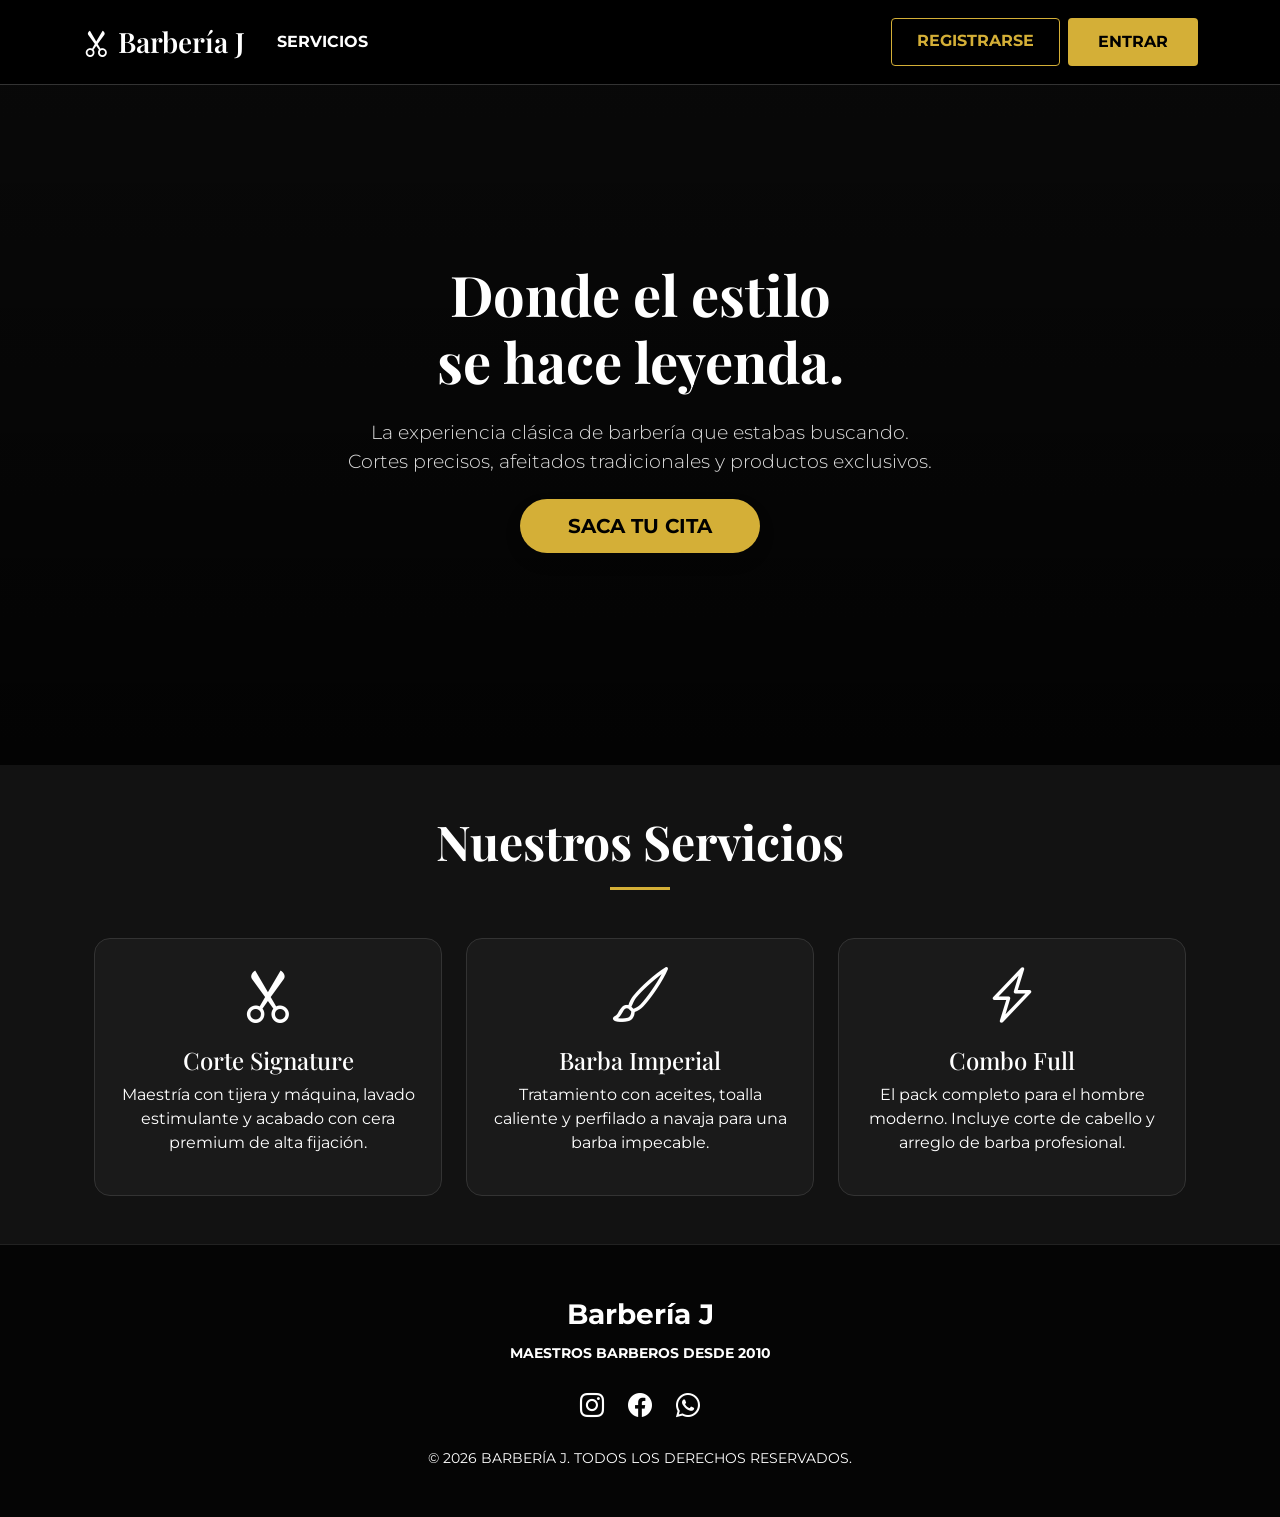
<file: target/classes/static/index.html>
<!DOCTYPE html>
<html lang="es">
<head>
    <meta charset="UTF-8">
    <meta name="viewport" content="width=device-width, initial-scale=1.0">
    <title>Barbería J | Estilo y Tradición</title>

    <link href="https://fonts.googleapis.com/css2?family=Montserrat:wght@300;400;700&family=Playfair+Display:ital,wght@0,700;1,700&display=swap" rel="stylesheet">
    <link href="https://cdn.jsdelivr.net/npm/bootstrap@5.3.2/dist/css/bootstrap.min.css" rel="stylesheet">
    <link rel="stylesheet" href="https://cdn.jsdelivr.net/npm/bootstrap-icons@1.11.1/font/bootstrap-icons.css">
    <link rel="stylesheet" href="css/style.css">
</head>
<body class="index-page">

<nav class="navbar navbar-expand-lg navbar-dark fixed-top py-3" style="background-color: rgba(18, 18, 18, 0.95); border-bottom: 1px solid #333;">
    <div class="container">
        <a class="navbar-brand fs-3 text-gold m-0" href="index.html">
            <i class="bi bi-scissors me-2"></i>Barbería J
        </a>

        <button class="navbar-toggler border-0 shadow-none" type="button" data-bs-toggle="collapse" data-bs-target="#navbarLanding" aria-controls="navbarLanding" aria-expanded="false" aria-label="Toggle navigation">
            <span class="navbar-toggler-icon"></span>
        </button>

        <div class="collapse navbar-collapse mt-3 mt-lg-0" id="navbarLanding">
            <ul class="navbar-nav me-auto mb-2 mb-lg-0 ms-lg-4">
                <li class="nav-item">
                    <a class="nav-link text-white fw-bold" href="#servicios">SERVICIOS</a>
                </li>
            </ul>
            <div class="d-flex flex-column flex-lg-row gap-2">
                <a href="registro.html" class="btn btn-outline-gold w-100 w-lg-auto">REGISTRARSE</a>
                <a href="login.html" class="btn btn-gold w-100 w-lg-auto">ENTRAR</a>
            </div>
        </div>
    </div>
</nav>

<header class="hero d-flex align-items-center justify-content-center text-center pt-5">
    <div class="container px-4">
        <h1 class="fw-bold display-4 display-md-3">Donde el estilo <br><span class="text-gold">se hace leyenda.</span></h1>
        <p class="lead text-white mb-4 mx-auto" style="max-width: 600px;">La experiencia clásica de barbería que estabas buscando. Cortes precisos, afeitados tradicionales y productos exclusivos.</p>
        <a href="login.html" class="btn btn-gold btn-lg px-5 rounded-pill shadow">Saca tu Cita</a>
    </div>
</header>

<section id="servicios" class="section-padding py-5">
    <div class="container px-4">
        <div class="text-center mb-5">
            <h2 class="display-5 fw-bold mb-3 text-white">Nuestros <span class="text-gold">Servicios</span></h2>
            <div class="mx-auto" style="height: 3px; width: 60px; background-color: #d4af37;"></div>
        </div>

        <div class="row g-4">
            <div class="col-12 col-md-4">
                <div class="service-card text-center p-4 rounded-4" style="background-color: #1a1a1a; border: 1px solid #333; height: 100%;">
                    <i class="bi bi-scissors text-gold display-4 mb-3 d-block"></i>
                    <h3 class="h4 text-white">Corte Signature</h3>
                    <p class="text-white">Maestría con tijera y máquina, lavado estimulante y acabado con cera premium de alta fijación.</p>
                </div>
            </div>
            <div class="col-12 col-md-4">
                <div class="service-card text-center p-4 rounded-4" style="background-color: #1a1a1a; border: 1px solid #333; height: 100%;">
                    <i class="bi bi-brush text-gold display-4 mb-3 d-block"></i>
                    <h3 class="h4 text-white">Barba Imperial</h3>
                    <p class="text-white">Tratamiento con aceites, toalla caliente y perfilado a navaja para una barba impecable.</p>
                </div>
            </div>
            <div class="col-12 col-md-4">
                <div class="service-card text-center p-4 rounded-4" style="background-color: #1a1a1a; border: 1px solid #333; height: 100%;">
                    <i class="bi bi-lightning-charge text-gold display-4 mb-3 d-block"></i>
                    <h3 class="h4 text-white">Combo Full</h3>
                    <p class="text-white">El pack completo para el hombre moderno. Incluye corte de cabello y arreglo de barba profesional.</p>
                </div>
            </div>
        </div>
    </div>
</section>

<footer class="text-center py-5">
    <div class="container">
        <span class="text-gold fw-bold fs-3 d-block mb-2">Barbería J</span>
        <p class="text-white small fw-bold tracking-wider mb-4">MAESTROS BARBEROS DESDE 2010</p>
        <div class="d-flex justify-content-center gap-4 mb-4">
            <a href="#" class="text-white fs-4 text-decoration-none"><i class="bi bi-instagram"></i></a>
            <a href="#" class="text-white fs-4 text-decoration-none"><i class="bi bi-facebook"></i></a>
            <a href="#" class="text-white fs-4 text-decoration-none"><i class="bi bi-whatsapp"></i></a>
        </div>
        <p class="text-white small m-0">
            &copy; 2026 BARBERÍA J. TODOS LOS DERECHOS RESERVADOS.
        </p>
    </div>
</footer>

<script src="js/landing.js"></script>
<script src="https://cdn.jsdelivr.net/npm/bootstrap@5.3.2/dist/js/bootstrap.bundle.min.js"></script>
</body>
</html>
</file>
<file: target/classes/static/css/style.css>
/* ==========================================================================
   1. VARIABLES, RESET Y TIPOGRAFÍA GENERAL
   ========================================================================== */
:root {
    --gold: #d4af37;
    --gold-hover: #f1c40f;
    --dark-bg: #121212;
    --card-bg: #1a1a1a;
}

body, html {
    height: 100%;
    margin: 0;
    background-color: var(--dark-bg);
    color: #ffffff;
    font-family: 'Montserrat', sans-serif;
}

h1, h2, h3, h4, h5, h6, .sidebar-header, .navbar-brand, .font-elegant {
    font-family: 'Playfair Display', serif;
    color: #ffffff !important;
    font-weight: 600;
}

/* --- SCROLLBAR GENERAL --- */
::-webkit-scrollbar { width: 6px; }
::-webkit-scrollbar-track { background: #121212; }
::-webkit-scrollbar-thumb { background: #d4af37; border-radius: 4px; }

/* ==========================================================================
   2. COMPORTAMIENTOS POR PÁGINA (Aislamiento)
   ========================================================================== */

/* --- LANDING (index.html) --- */
body.index-page {
    display: block !important;
    overflow-y: auto !important;
    overflow-x: hidden;
}

/* --- LOGIN / REGISTRO --- */
body:not(.app-wrapper):not(.index-page) {
    display: flex !important;
    align-items: center;
    justify-content: center;
    min-height: 100vh;
    overflow-y: auto !important;
    padding: 20px;
}

/* ==========================================================================
   3. PANEL DE CONTROL (Admin y Cliente)
   ========================================================================== */
body.app-wrapper { overflow: hidden; } /* Bloquea el scroll general del body en la app */
.app-wrapper { display: flex; height: 100vh; width: 100%; }

.sidebar {
    width: 260px;
    background-color: #1a1a1a;
    border-right: 1px solid #333;
    display: flex;
    flex-direction: column;
    padding: 20px;
    overflow-y: auto;
    z-index: 10;
    flex-shrink: 0;
}

.sidebar-header { text-align: center; }

.sidebar-nav .nav-link {
    color: #888 !important;
    font-size: 0.95rem;
    padding: 12px 15px;
    border-radius: 8px;
    margin-bottom: 8px;
    transition: all 0.3s ease;
}
.sidebar-nav .nav-link i { margin-right: 12px; font-size: 1.1rem; transition: all 0.3s ease; }
.sidebar-nav .nav-link:hover {
    background-color: rgba(212, 175, 55, 0.05);
    color: #d4af37 !important;
    transform: translateX(5px);
}
.sidebar-nav .nav-link.active {
    background-color: rgba(212, 175, 55, 0.15);
    color: #d4af37 !important;
    font-weight: 600;
    border-left: 4px solid #d4af37;
    border-radius: 0 8px 8px 0;
}
.sidebar-nav .nav-link.active i { color: #d4af37; }

.main-content { flex-grow: 1; overflow-y: auto; background-color: #121212; padding: 30px;}
.header-bar { background-color: transparent; }

/* ==========================================================================
   4. TARJETAS PREMIUM, BOTONES Y FORMULARIOS (SaaS)
   ========================================================================== */
.premium-card {
    background-color: #1a1a1a;
    border: 1px solid #2a2a2a;
    border-radius: 12px;
    transition: all 0.3s ease;
    box-shadow: 0 4px 20px rgba(0,0,0,0.2);
    color: #fff !important;
}
.premium-card:hover { border-color: #444; box-shadow: 0 8px 25px rgba(0,0,0,0.4); }

.premium-card h6, .premium-card .text-muted { color: #ffffff !important; opacity: 1 !important; font-weight: 700 !important; }
#counter-confirmadas, #counter-pendientes, #counter-canceladas, #counter-clientes { font-weight: 800; text-shadow: 0 0 10px rgba(255,255,255,0.2); }

.btn-outline-gold { color: #d4af37; border-color: #d4af37; text-decoration: none; padding: 10px 25px; border-radius: 4px; font-weight: bold; }
.btn-outline-gold:hover { background-color: #d4af37; color: #000; }
.btn-gold { background-color: #d4af37; color: #000 !important; font-weight: bold; border: none; padding: 12px 30px; border-radius: 4px; text-transform: uppercase; transition: 0.3s; text-decoration: none;}
.btn-gold:hover { background-color: #b5952f; color: #fff !important; transform: translateY(-2px); box-shadow: 0 5px 15px rgba(212, 175, 55, 0.4); }

.form-label { color: #fff !important; font-weight: 700; text-transform: uppercase; font-size: 0.8rem; margin-bottom: 8px; letter-spacing: 1px; }
.form-control, .form-select { background-color: #222 !important; color: #fff !important; border: 1px solid #333 !important; border-radius: 8px; padding: 10px 15px; }
.form-control:focus, .form-select:focus { border-color: #d4af37 !important; box-shadow: 0 0 0 0.2rem rgba(212, 175, 55, 0.15) !important; }

.table-dark { background-color: transparent; --bs-table-bg: transparent; color: #fff; border-color: #333; }
.table-dark th { color: #888 !important; text-transform: uppercase; font-size: 0.8rem; letter-spacing: 1px; border-bottom: 2px solid #333; }
.table-dark td { border-bottom: 1px solid #2a2a2a; padding: 15px 10px; color: #fff;}

/* ==========================================================================
   5. CSS  PARA FULLCALENDAR
   ========================================================================== */
:root {
    --fc-page-bg-color: transparent;
    --fc-neutral-bg-color: transparent;
    --fc-border-color: #333;
    --fc-button-text-color: #d4af37;
    --fc-button-bg-color: #222;
    --fc-button-border-color: #333;
    --fc-button-hover-bg-color: #333;
    --fc-button-hover-border-color: #d4af37;
    --fc-button-active-bg-color: #d4af37;
    --fc-button-active-border-color: #d4af37;
    --fc-button-active-text-color: #000;
    --fc-today-bg-color: rgba(212, 175, 55, 0.05);
}
.fc .fc-toolbar-title { font-family: 'Playfair Display', serif; color: #d4af37; font-size: 1.5rem; }
.fc .fc-button { text-transform: capitalize; font-weight: 600; border-radius: 6px; padding: 8px 16px; transition: all 0.3s ease; }
.fc .fc-timegrid-slot { height: 2.5em; }
.fc .fc-col-header-cell-cushion { color: #fff; padding: 10px; }
.fc .fc-timegrid-axis-cushion { color: #888; font-size: 0.85rem; }
.fc-theme-standard td, .fc-theme-standard th { border-color: #2a2a2a; }
.fc-event { border: none !important; border-radius: 6px; padding: 2px 4px; box-shadow: 0 2px 5px rgba(0,0,0,0.2); }
.fc-v-event .fc-event-main { color: #fff; }
input[type="datetime-local"]::-webkit-calendar-picker-indicator { filter: invert(1); }

/* ==========================================================================
   6. LANDING PAGE FIXES
   ========================================================================== */
.index-page .navbar { background-color: rgba(0, 0, 0, 0.95); border-bottom: 1px solid #222; padding: 1rem 0; }
.index-page .hero {
    position: relative; width: 100%; min-height: 85vh; display: flex; align-items: center; justify-content: center; text-align: center;
    padding-top: 100px;
    background: linear-gradient(rgba(0,0,0,0.5), rgba(0,0,0,0.9)), url('https://images.unsplash.com/photo-1503951914875-452162b0f3f1?auto=format&fit=crop&w=1920&q=80') center/cover no-repeat;
    background-attachment: fixed;
}
.index-page .hero h1 { font-size: 3.5rem; margin-bottom: 1.5rem; }
.index-page .hero p { font-size: 1.2rem; color: #ddd !important; max-width: 700px; margin: 0 auto 2rem; }
.index-page .section-padding { padding: 80px 0; }
footer { background-color: #050505; padding: 60px 0; border-top: 1px solid #222; }

/* ==========================================================================
   7. EFECTOS DEL CLIENTE (Servicios y Tienda)
   ========================================================================== */
.service-box { position: relative; overflow: hidden; border-radius: 15px; cursor: pointer; transition: 0.4s; border: 2px solid transparent; height: 280px; }
.service-box img { width: 100%; height: 100%; object-fit: cover; transition: 0.5s; }
.service-box:hover { transform: scale(1.02); border-color: var(--gold); box-shadow: 0 0 30px rgba(212, 175, 55, 0.2); }
.service-box:hover img { transform: scale(1.05); filter: brightness(0.7); }
.service-overlay { position: absolute; bottom: 0; left: 0; width: 100%; padding: 25px; display: flex; flex-direction: column; justify-content: flex-end; background: linear-gradient(to top, rgba(0,0,0,0.95) 20%, transparent); }

.flip-card { background-color: transparent; width: 100%; height: 350px; perspective: 1000px; }
.flip-card-inner { position: relative; width: 100%; height: 100%; text-align: center; transition: transform 0.8s cubic-bezier(0.4, 0, 0.2, 1); transform-style: preserve-3d; border-radius: 15px;}
.flip-card:hover .flip-card-inner { transform: rotateY(180deg); }
.flip-card-front, .flip-card-back { position: absolute; width: 100%; height: 100%; -webkit-backface-visibility: hidden; backface-visibility: hidden; border-radius: 15px; border: 1px solid #333; }
.flip-card-front { background-color: #1a1a1a; display: flex; flex-direction: column; align-items: center; justify-content: flex-start; }
.flip-card-back { background-color: var(--gold); color: black; transform: rotateY(180deg); padding: 25px; display: flex; flex-direction: column; justify-content: center; }
.flip-card-back h3 { color: #000 !important; margin-bottom: 10px; }
.flip-card-back p { color: #333 !important; font-weight: 500; margin-bottom: 20px; }

/* Otros */
.login-card { background-color: var(--card-bg); border: 1px solid #333; padding: 40px; border-radius: 15px; width: 100%; max-width: 420px; }
.swal2-popup { background: #1a1a1a !important; color: #fff !important; border: 1px solid #444 !important; }

/* ==========================================================================
   8. ZONA DE RESERVAS (Booking - UX Fix para Barberos Múltiples)
   ========================================================================== */
#contenedor-barberos {
    max-height: 480px;
    overflow-y: auto;
    padding-right: 15px;
    margin: 0;
}
#contenedor-barberos::-webkit-scrollbar {
    width: 6px;
    background-color: #1a1a1a;
}
#contenedor-barberos::-webkit-scrollbar-thumb {
    background-color: #d4af37;
    border-radius: 10px;
}
#contenedor-barberos::-webkit-scrollbar-thumb:hover {
    background-color: #bfa02e;
}

/* ==========================================================================
   9. RESPONSIVE EXTRA PARA MÓVILES/TABLETS
   ========================================================================== */
@media (max-width: 768px) {
    /* El menú lateral se convierte en un cajón deslizante */
    .sidebar {
        position: fixed;
        left: -280px; /* Oculto fuera de la pantalla */
        top: 0;
        bottom: 0;
        width: 280px;
        z-index: 1050;
        background-color: #121212 !important; /* Fondo oscuro sólido */
        transition: left 0.3s ease-in-out;
        box-shadow: 5px 0 15px rgba(0,0,0,0.5);
    }

    /* Clase que añade JS al pulsar el botón de menú */
    .sidebar.show-mobile {
        left: 0; /* Aparece en pantalla */
    }

    /* El contenido principal ocupa el 100% en móviles */
    .main-content {
        margin-left: 0 !important;
        width: 100% !important;
    }

    /* Achicamos los textos gigantes de los reportes para que quepan */
    #reporte-ingresos {
        font-size: 2.5rem !important;
    }

    /* Las cajas de los contadores de arriba las hacemos más pequeñas */
    .premium-card h3 {
        font-size: 1.5rem !important;
    }

    /* Ajustes extra para móvil */
    .table-responsive {
        border-radius: 8px;
    }
    #contenedor-barberos {
        max-height: 300px;
    }
}

/* Quitamos las barras de scroll feas horizontales en tablas y las ponemos doradas */
.table-responsive::-webkit-scrollbar {
    height: 6px;
}
.table-responsive::-webkit-scrollbar-thumb {
    background-color: #d4af37;
    border-radius: 10px;
}
</file>
